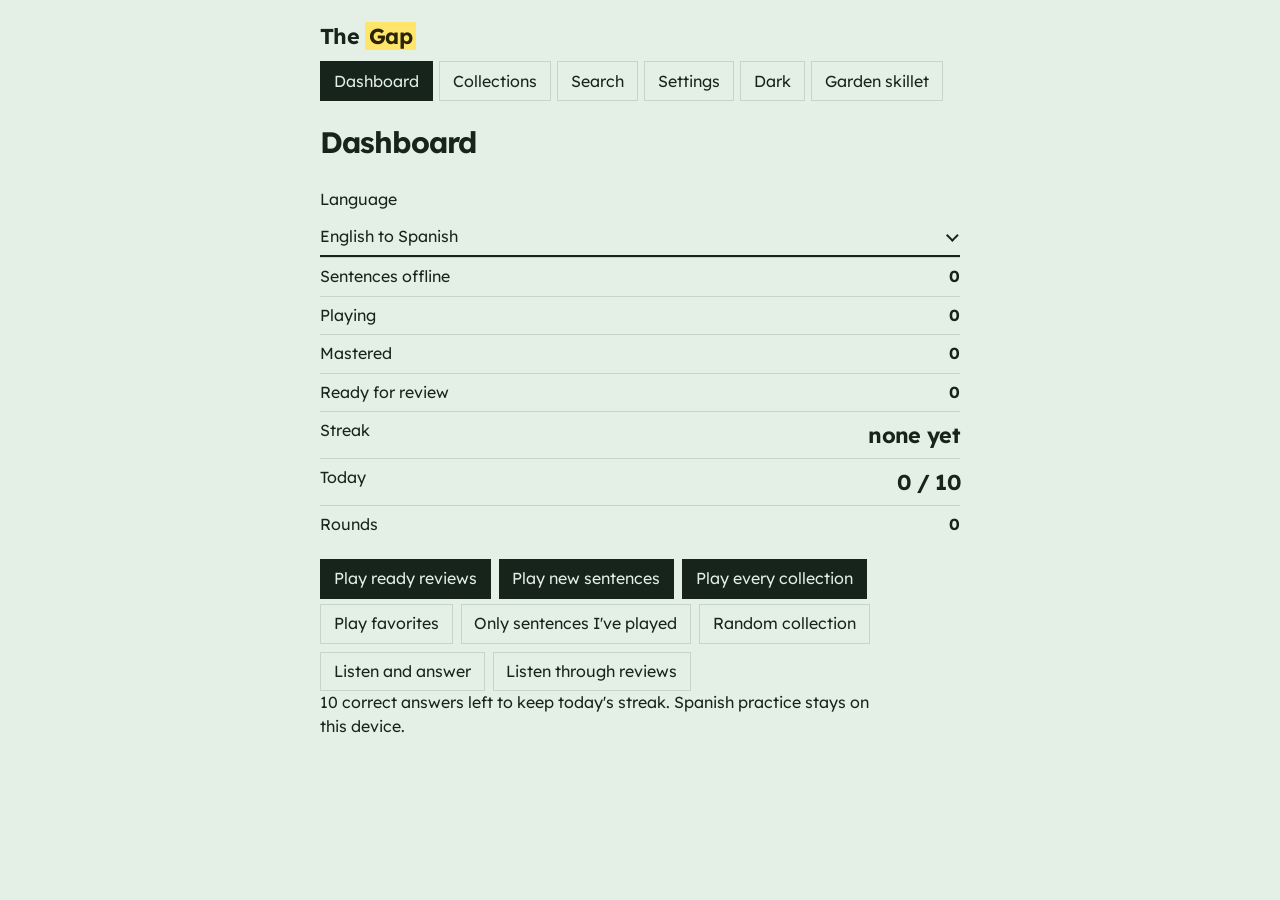
<file: game/index.html>
<!doctype html>
<html lang="en">
  <head>
    <meta charset="utf-8" />
    <meta name="viewport" content="width=device-width, initial-scale=1" />
    <title>The Gap</title>
    <link rel="preconnect" href="https://fonts.googleapis.com" />
    <link rel="preconnect" href="https://fonts.gstatic.com" crossorigin />
    <link
      href="https://fonts.googleapis.com/css2?family=Lexend:wght@360;520;680&display=swap"
      rel="stylesheet"
    />
    <link rel="stylesheet" href="./styles.css?v=16" />
  </head>
  <body>
    <div id="app"></div>
    <script type="module" src="./app.js?v=16"></script>
  </body>
</html>
</file>
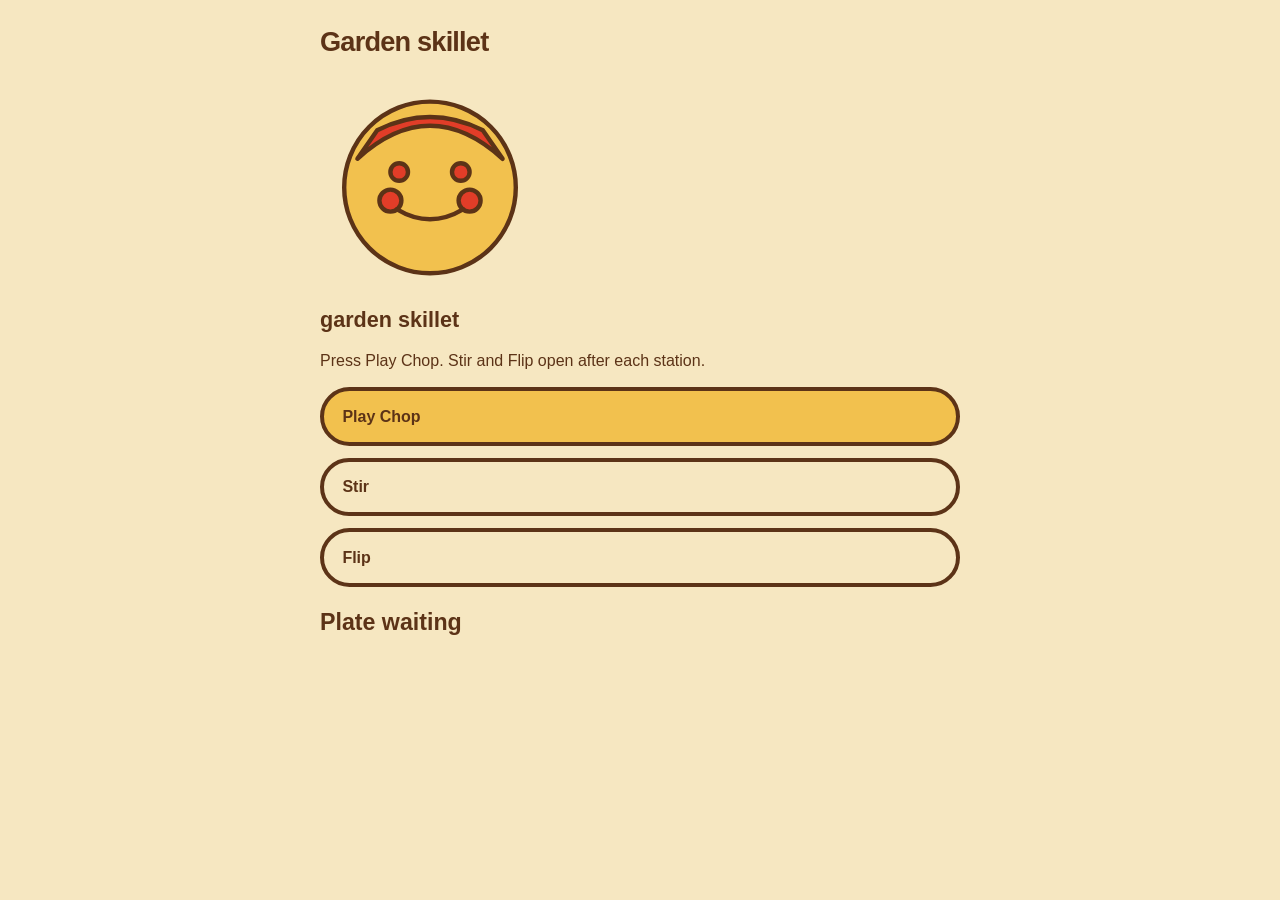
<file: kitchen/index.html>
<!doctype html>
<html lang="en">
  <head>
    <meta charset="utf-8" />
    <meta name="viewport" content="width=device-width, initial-scale=1" />
    <title>Garden skillet</title>
    <style>
:root {
  color-scheme: light;
  --cream: #f6e7c1;
  --tomato: #e23d28;
  --leaf: #3f8f4e;
  --butter: #f2c14e;
  --wood: #c9843f;
  --outline: #5c3317;
  background: var(--cream);
  color: var(--outline);
  font-family: "Trebuchet MS", "Segoe UI", sans-serif;
  line-height: 1.35;
}

* { box-sizing: border-box; }

body {
  margin: 0;
  min-height: 100vh;
  background: var(--cream);
}

#app {
  width: min(40rem, calc(100% - 2rem));
  margin: 0 auto;
  padding: 1.5rem 0 3rem;
}

.mark {
  margin: 0 0 0.75rem;
  font-size: 1.7rem;
  font-weight: 800;
  letter-spacing: -0.03em;
}

[data-order] {
  margin: 0.4rem 0 1rem;
  font-size: 1.35rem;
  font-weight: 800;
}

.stations {
  display: grid;
  gap: 0.75rem;
}

button {
  font: inherit;
  font-weight: 800;
  color: var(--outline);
  background: var(--butter);
  border: 4px solid var(--outline);
  border-radius: 999px;
  padding: 0.9rem 1.15rem;
  text-align: left;
  cursor: pointer;
}

button:disabled {
  background: var(--cream);
  cursor: not-allowed;
}

button:focus-visible {
  outline: 4px solid var(--outline);
  outline-offset: 3px;
}

[data-plate] {
  margin: 1.25rem 0 0;
  font-size: 1.45rem;
  font-weight: 800;
}

#playfield {
  display: block;
  width: 100%;
  height: auto;
  touch-action: none;
}

[data-timer-label] {
  margin: 0.6rem 0 0;
  font-weight: 800;
}

[data-screen="beat"] {
  min-height: 70vh;
  display: grid;
  place-items: center;
}

    </style>
  </head>
  <body>
    <div id="app"></div>
    <script>
(() => {
  // kitchen/kit.js
  var FILLS = {
    cream: "#f6e7c1",
    tomato: "#e23d28",
    leaf: "#3f8f4e",
    butter: "#f2c14e",
    wood: "#c9843f"
  };
  var OUTLINE = "#5c3317";
  var STROKE_WIDTH = 4;
  var SHAPES = ["circle", "wedge", "strip"];
  function buildShape(kind) {
    if (!SHAPES.includes(kind)) throw new Error(`Unknown shape: ${kind}`);
    return {
      kind,
      highlight: { part: "highlight" },
      shadow: { part: "shadow" }
    };
  }
  function paint(fill) {
    return `fill="${fill}" stroke="${OUTLINE}" stroke-width="${STROKE_WIDTH}" stroke-linejoin="round"`;
  }
  function shapeMarkup(kind, { x, y, fill }) {
    buildShape(kind);
    if (kind === "circle") {
      return `
      <ellipse data-part="shadow" cx="${x}" cy="${y + 12}" rx="38" ry="14" ${paint(FILLS.wood)}/>
      <circle data-part="body" cx="${x}" cy="${y}" r="36" ${paint(fill)}/>
      <ellipse data-part="highlight" cx="${x - 12}" cy="${y - 12}" rx="12" ry="7" ${paint(FILLS.cream)}/>
    `;
    }
    if (kind === "strip") {
      return `
      <rect data-part="shadow" x="${x - 44}" y="${y - 6}" width="96" height="24" rx="12" ${paint(FILLS.wood)}/>
      <rect data-part="body" x="${x - 50}" y="${y - 16}" width="100" height="28" rx="14" ${paint(fill)}/>
      <rect data-part="highlight" x="${x - 34}" y="${y - 12}" width="30" height="8" rx="4" ${paint(FILLS.cream)}/>
    `;
    }
    return `
    <path data-part="shadow" d="M ${x} ${y + 10} L ${x + 52} ${y + 30} A 52 52 0 0 1 ${x - 18} ${y + 40} Z" ${paint(FILLS.wood)}/>
    <path data-part="body" d="M ${x} ${y} L ${x + 50} ${y + 16} A 50 50 0 0 1 ${x - 22} ${y + 26} Z" ${paint(fill)}/>
    <path data-part="highlight" d="M ${x + 8} ${y + 6} L ${x + 24} ${y + 12} L ${x + 10} ${y + 18} Z" ${paint(FILLS.cream)}/>
  `;
  }
  var line = `fill="none" stroke="${OUTLINE}" stroke-width="${STROKE_WIDTH}" stroke-linecap="round"`;
  function mitten(x) {
    return `
    <g transform="translate(${x} 0)">
      <rect x="14" y="28" width="52" height="64" rx="24" ${paint(FILLS.butter)}/>
      <ellipse cx="18" cy="50" rx="14" ry="16" ${paint(FILLS.butter)}/>
      <ellipse cx="40" cy="46" rx="12" ry="7" ${paint(FILLS.cream)}/>
    </g>
  `;
  }
  var HANDS = `${mitten(0)}${mitten(96)}`;
  var POSE_TRANSFORM = {
    rest: "translate(176 78)",
    acting: "translate(214 118)",
    "follow-through": "translate(150 48)"
  };
  function handsMarkup(pose) {
    const transform = POSE_TRANSFORM[pose];
    if (!transform) throw new Error(`Unknown pose: ${pose}`);
    return `<g id="hands" data-hands data-pose="${pose}" transform="${transform}">${HANDS}</g>`;
  }
  var MOUTHS = {
    waiting: `<path data-mouth d="M70 124 Q100 142 130 124" ${line}/>`,
    proud: `<ellipse data-mouth cx="100" cy="128" rx="26" ry="16" ${paint(FILLS.cream)}/>`,
    pleased: `<path data-mouth d="M66 118 Q100 152 134 118" ${line}/>`,
    upset: `<path data-mouth d="M70 142 Q100 116 130 142" ${line}/>`
  };
  function faceMarkup(expression) {
    if (!MOUTHS[expression]) throw new Error(`Unknown expression: ${expression}`);
    const eyes = expression === "proud" ? `<path data-eye d="M56 88 Q72 74 88 88" ${line}/><path data-eye d="M112 88 Q128 74 144 88" ${line}/>` : `<circle data-eye cx="72" cy="90" r="8" ${paint(FILLS.tomato)}/><circle data-eye cx="128" cy="90" r="8" ${paint(FILLS.tomato)}/>`;
    const brows = expression === "upset" ? `<path data-brow d="M52 70 L90 80" ${line}/><path data-brow d="M148 70 L110 80" ${line}/>` : "";
    return `
    <g data-face data-expression="${expression}">
      <circle cx="100" cy="104" r="78" ${paint(FILLS.butter)}/>
      <path d="M34 78 Q100 18 166 78 L148 52 Q100 28 52 52 Z" ${paint(FILLS.tomato)}/>
      <circle cx="64" cy="116" r="10" ${paint(FILLS.tomato)}/>
      <circle cx="136" cy="116" r="10" ${paint(FILLS.tomato)}/>
      ${eyes}
      ${brows}
      ${MOUTHS[expression]}
    </g>
  `;
  }

  // kitchen/play.js
  var ORDER_NAME = "garden skillet";
  var STATIONS = ["chop", "stir", "flip"];
  var CHOP_LIMIT_MS = 8e3;
  var CHOP_MARKS = [292, 320, 348];
  var STIR_LIMIT_MS = 6e3;
  var STIR_CENTER = { x: 320, y: 220 };
  var STIR_RADIUS = 78;
  var STIR_TOLERANCE = 0.12;
  var FLIP_LIMIT_MS = 5e3;
  var FLIP_WINDOW_START_MS = 2500;
  var FLIP_WINDOW_MS = 400;
  var FLIP_MIN_PX = 40;
  var PAN = { cx: 320, cy: 292, rx: 128, ry: 40 };
  var BEAT_MS = 900;
  function openService() {
    return {
      screen: "hub",
      grades: { chop: null, stir: null, flip: null },
      beat: null
    };
  }
  function canStart(state, station) {
    if (state.screen !== "hub") return false;
    if (station === "chop") return !state.grades.chop;
    if (station === "stir") return Boolean(state.grades.chop) && !state.grades.stir;
    if (station === "flip") return Boolean(state.grades.stir) && !state.grades.flip;
    return false;
  }
  function startStation(state, station) {
    if (!canStart(state, station)) return state;
    return { ...state, screen: station, beat: null };
  }
  function plateRating(grades) {
    const values = STATIONS.map((station) => grades[station]);
    if (values.some((grade) => !grade)) return null;
    if (values.every((grade) => grade === "perfect")) return "perfect";
    if (values.some((grade) => grade === "miss")) return "miss";
    return "good";
  }
  function faceFor(grade) {
    if (grade === "perfect") return "proud";
    if (grade === "good") return "pleased";
    if (grade === "miss") return "upset";
    return "waiting";
  }
  function applyGrade(state, station, grade) {
    const grades = { ...state.grades };
    if (!grades[station]) grades[station] = grade;
    return {
      ...state,
      grades,
      screen: "beat",
      beat: { station, face: faceFor(grades[station]) }
    };
  }
  function finishBeat(state) {
    return { ...state, screen: "hub", beat: null };
  }
  function crossings(path, marks) {
    const seen = /* @__PURE__ */ new Set();
    const order = [];
    for (let i = 1; i < path.length; i += 1) {
      const from = path[i - 1];
      const to = path[i];
      const dx = to.x - from.x;
      if (dx === 0) continue;
      const hits = [];
      for (const mark of marks) {
        if (seen.has(mark) || from.x === mark) continue;
        const min = Math.min(from.x, to.x);
        const max = Math.max(from.x, to.x);
        if (mark < min || mark > max) continue;
        hits.push({ mark, t: (mark - from.x) / dx });
      }
      hits.sort((a, b) => a.t - b.t);
      for (const hit of hits) {
        seen.add(hit.mark);
        order.push(hit.mark);
      }
    }
    return order;
  }
  function gradeChop(path, elapsedMs) {
    const order = crossings(path, CHOP_MARKS);
    if (order.length < CHOP_MARKS.length) {
      return elapsedMs >= CHOP_LIMIT_MS ? "miss" : null;
    }
    if (elapsedMs >= CHOP_LIMIT_MS) return "miss";
    const perfect = CHOP_MARKS.every((mark, index) => order[index] === mark);
    return perfect ? "perfect" : "good";
  }
  function sweep(path) {
    let clockwise = 0;
    let counter = 0;
    let offGuide = false;
    for (let i = 1; i < path.length; i += 1) {
      const from = path[i - 1];
      const to = path[i];
      const a = Math.atan2(from.y - STIR_CENTER.y, from.x - STIR_CENTER.x);
      const b = Math.atan2(to.y - STIR_CENTER.y, to.x - STIR_CENTER.x);
      let delta = b - a;
      if (delta > Math.PI) delta -= Math.PI * 2;
      if (delta < -Math.PI) delta += Math.PI * 2;
      if (delta >= 0) clockwise += delta;
      else counter -= delta;
      const radius = Math.hypot(to.x - STIR_CENTER.x, to.y - STIR_CENTER.y);
      if (Math.abs(radius - STIR_RADIUS) / STIR_RADIUS > STIR_TOLERANCE) offGuide = true;
    }
    return { clockwise, counter, offGuide };
  }
  function gradeStir(path, elapsedMs) {
    const turn = sweep(path);
    const full = Math.PI * 2 - 0.05;
    const clockwise = turn.clockwise >= full && turn.counter < 0.35;
    const anyFull = turn.clockwise >= full || turn.counter >= full;
    if (!anyFull) return elapsedMs >= STIR_LIMIT_MS ? "miss" : null;
    if (elapsedMs >= STIR_LIMIT_MS) return "miss";
    if (clockwise && !turn.offGuide) return "perfect";
    return "good";
  }
  function inPan(point) {
    const dx = (point.x - PAN.cx) / PAN.rx;
    const dy = (point.y - PAN.cy) / PAN.ry;
    return dx * dx + dy * dy <= 1;
  }
  function gradeFlip(gesture, elapsedMs) {
    const released = gesture?.up;
    if (!released) return elapsedMs >= FLIP_LIMIT_MS ? "miss" : null;
    const dy = gesture.down.y - gesture.up.y;
    const dx = Math.abs(gesture.up.x - gesture.down.x);
    const dt = gesture.dt;
    const flicked = gesture.down.inPan && dt > 0 && dy >= FLIP_MIN_PX && dy / dt > dx / dt;
    if (!flicked) return elapsedMs >= FLIP_LIMIT_MS ? "miss" : null;
    if (gesture.releaseAt >= FLIP_LIMIT_MS) return "miss";
    const windowEnd = FLIP_WINDOW_START_MS + FLIP_WINDOW_MS;
    if (gesture.releaseAt >= FLIP_WINDOW_START_MS && gesture.releaseAt < windowEnd) return "perfect";
    return "good";
  }

  // kitchen/app.js
  var LIMITS = { chop: CHOP_LIMIT_MS, stir: STIR_LIMIT_MS, flip: FLIP_LIMIT_MS };
  var HINTS = {
    chop: "Drag across the three cuts, left to right.",
    stir: "Trace the circle clockwise.",
    flip: "Flick up from the pan as the bar reaches the red mark."
  };
  function paint2(fill) {
    return `fill="${fill}" stroke="${OUTLINE}" stroke-width="${STROKE_WIDTH}" stroke-linejoin="round"`;
  }
  var TIMER = { x: 168, y: 28, width: 304, height: 16 };
  function timerMarkup(station) {
    const limit = LIMITS[station];
    const windowMark = station === "flip" ? `<rect data-flip-window x="${TIMER.x + TIMER.width * (FLIP_WINDOW_START_MS / limit)}" y="${TIMER.y - 4}" width="${TIMER.width * (FLIP_WINDOW_MS / limit)}" height="${TIMER.height + 8}" rx="6" ${paint2(FILLS.tomato)}/>` : "";
    return `
    <g data-timer>
      <rect x="${TIMER.x - 4}" y="${TIMER.y - 4}" width="${TIMER.width + 8}" height="${TIMER.height + 8}" rx="12" ${paint2(FILLS.wood)}/>
      <rect data-timer-fill data-full="${TIMER.width}" x="${TIMER.x}" y="${TIMER.y}" width="${TIMER.width}" height="${TIMER.height}" rx="8" ${paint2(FILLS.butter)}/>
      ${windowMark}
    </g>
  `;
  }
  function scene(station) {
    if (station === "chop") {
      return `
      <g data-ingredient="vegetable">
        ${shapeMarkup("circle", { x: 320, y: 236, fill: FILLS.tomato })}
        ${CHOP_MARKS.map((mark) => `<line data-mark x1="${mark}" y1="204" x2="${mark}" y2="268" fill="none" stroke="${OUTLINE}" stroke-width="${STROKE_WIDTH}"/>`).join("")}
      </g>
      <g data-tool="knife" data-tool-move transform="translate(150 236)">
        <rect x="0" y="-8" width="108" height="16" rx="6" ${paint2(FILLS.cream)}/>
        <rect x="92" y="-14" width="30" height="28" rx="8" ${paint2(FILLS.wood)}/>
        <rect x="10" y="-5" width="40" height="6" rx="3" ${paint2(FILLS.butter)}/>
      </g>
    `;
    }
    if (station === "stir") {
      const x = STIR_CENTER.x;
      const y = STIR_CENTER.y;
      return `
      <g data-tool="pot">
        <rect x="${x - 130}" y="${y + 8}" width="26" height="18" rx="6" ${paint2(FILLS.wood)}/>
        <rect x="${x + 104}" y="${y + 8}" width="26" height="18" rx="6" ${paint2(FILLS.wood)}/>
        <circle cx="${x}" cy="${y}" r="112" ${paint2(FILLS.wood)}/>
        <circle cx="${x}" cy="${y}" r="88" ${paint2(FILLS.cream)}/>
        <circle data-guide cx="${x}" cy="${y}" r="${STIR_RADIUS}" fill="none" stroke="${OUTLINE}" stroke-width="${STROKE_WIDTH}"/>
        <polygon data-direction="clockwise" points="${x + STIR_RADIUS - 8},${y - 4} ${x + STIR_RADIUS + 14},${y + 10} ${x + STIR_RADIUS - 8},${y + 18}" ${paint2(FILLS.butter)}/>
      </g>
      <g data-ingredient="soup">
        ${shapeMarkup("circle", { x, y, fill: FILLS.tomato })}
      </g>
    `;
    }
    return `
    <g data-tool="pan">
      <rect x="${PAN.cx + PAN.rx - 10}" y="${PAN.cy - 8}" width="86" height="16" rx="8" ${paint2(FILLS.wood)}/>
      <ellipse cx="${PAN.cx}" cy="${PAN.cy}" rx="${PAN.rx}" ry="${PAN.ry}" ${paint2(FILLS.wood)}/>
      <ellipse cx="${PAN.cx}" cy="${PAN.cy}" rx="${PAN.rx - 16}" ry="${PAN.ry - 12}" ${paint2(FILLS.cream)}/>
    </g>
    <g data-ingredient="skillet">
      ${shapeMarkup("strip", { x: PAN.cx, y: PAN.cy, fill: FILLS.butter })}
    </g>
  `;
  }
  function stationMarkup(station, pose) {
    return `
    <main data-screen="${station}">
      <p class="mark">${HINTS[station]}</p>
      <svg id="playfield" viewBox="0 0 640 400" width="640" height="400" role="img" aria-label="${station}">
        <rect data-backdrop x="0" y="0" width="640" height="400" fill="${FILLS.cream}" stroke="none"/>
        <rect data-counter x="24" y="292" width="592" height="84" rx="20" ${paint2(FILLS.wood)}/>
        ${timerMarkup(station)}
        ${scene(station)}
        ${handsMarkup(pose)}
      </svg>
      <p data-timer-label>${LIMITS[station] / 1e3}s</p>
    </main>
  `;
  }
  function beatMarkup(expression) {
    return `
    <main data-screen="beat">
      <svg viewBox="0 0 200 200" width="280" height="280" role="img" aria-label="${expression} cook">
        ${faceMarkup(expression)}
      </svg>
    </main>
  `;
  }
  function hubMarkup(state) {
    const rating = plateRating(state.grades);
    const buttons = STATIONS.map((station) => {
      const grade = state.grades[station];
      const name = station[0].toUpperCase() + station.slice(1);
      const ready = canStart(state, station);
      const label = grade ? `${name} \xB7 ${grade}` : ready ? `Play ${name}` : name;
      return `<button type="button" data-station="${station}" ${ready ? "" : "disabled"}>${label}</button>`;
    }).join("");
    return `
    <main data-screen="hub">
      <p class="mark">Garden skillet</p>
      <svg viewBox="0 0 200 200" width="220" height="220" role="img" aria-label="Waiting cook">
        ${faceMarkup("waiting")}
      </svg>
      <p data-order>${ORDER_NAME}</p>
      <p>Press Play Chop. Stir and Flip open after each station.</p>
      <div class="stations">${buttons}</div>
      <p data-plate>${rating ? `${rating} plate` : "Plate waiting"}</p>
    </main>
  `;
  }
  function applyTokens(root) {
    const node = root.ownerDocument.documentElement;
    for (const [name, value] of Object.entries(FILLS)) node.style.setProperty(`--${name}`, value);
    node.style.setProperty("--outline", OUTLINE);
  }
  function mount(root) {
    applyTokens(root);
    let state = openService();
    let path = [];
    let down = null;
    let startedAt = 0;
    let frame = 0;
    let beatTimer = 0;
    let pose = "rest";
    let live = false;
    function draw() {
      cancelAnimationFrame(frame);
      if (state.screen !== "beat") pose = "rest";
      if (state.screen === "hub") root.innerHTML = hubMarkup(state);
      else if (state.screen === "beat") root.innerHTML = beatMarkup(state.beat.face);
      else root.innerHTML = stationMarkup(state.screen, pose);
      bind();
      if (LIMITS[state.screen]) {
        path = [];
        down = null;
        pose = "rest";
        startedAt = performance.now();
        live = true;
        frame = requestAnimationFrame(tick);
      } else {
        live = false;
      }
    }
    function bind() {
      for (const button of root.querySelectorAll("[data-station]")) {
        button.addEventListener("click", () => {
          const next = startStation(state, button.dataset.station);
          if (next === state) return;
          state = next;
          draw();
        });
      }
      const field = root.querySelector("#playfield");
      if (!field) return;
      field.addEventListener("pointerdown", onDown);
      field.addEventListener("pointermove", onMove);
      field.addEventListener("pointerup", onUp);
      field.addEventListener("pointercancel", onUp);
    }
    function pointOf(event) {
      const field = root.querySelector("#playfield");
      const svgPoint = field.createSVGPoint();
      svgPoint.x = event.clientX;
      svgPoint.y = event.clientY;
      const local = svgPoint.matrixTransform(field.getScreenCTM().inverse());
      return { x: local.x, y: local.y };
    }
    function onDown(event) {
      if (!live) return;
      event.currentTarget.setPointerCapture(event.pointerId);
      const point = pointOf(event);
      down = { ...point, at: performance.now(), inPan: inPan(point) };
      path = [down];
      setPose("acting");
      moveTool(point);
    }
    function onMove(event) {
      if (!down || !live) return;
      const point = pointOf(event);
      path.push(point);
      moveTool(point);
    }
    function onUp(event) {
      if (!down || !live) return;
      const point = pointOf(event);
      path.push(point);
      const elapsed = performance.now() - startedAt;
      const station = state.screen;
      let grade = null;
      if (station === "flip") {
        grade = gradeFlip({
          down,
          up: point,
          dt: performance.now() - down.at,
          releaseAt: elapsed
        }, elapsed);
      } else if (station === "chop") grade = gradeChop(path, elapsed);
      else if (station === "stir") grade = gradeStir(path, elapsed);
      down = null;
      setPose("follow-through");
      if (grade) settle(grade);
    }
    function tick(now) {
      if (!live) return;
      const station = state.screen;
      const elapsed = now - startedAt;
      paintTimer(elapsed, LIMITS[station]);
      let grade = null;
      if (station === "chop") grade = gradeChop(path, elapsed);
      else if (station === "stir") grade = gradeStir(path, elapsed);
      else grade = gradeFlip(down ? { down } : { down: { inPan: false } }, elapsed);
      if (grade) {
        settle(grade);
        return;
      }
      frame = requestAnimationFrame(tick);
    }
    function settle(grade) {
      if (!live) return;
      live = false;
      cancelAnimationFrame(frame);
      state = applyGrade(state, state.screen, grade);
      clearTimeout(beatTimer);
      draw();
      beatTimer = setTimeout(() => {
        state = finishBeat(state);
        draw();
      }, BEAT_MS);
    }
    function setPose(next) {
      pose = next;
      const hands = root.querySelector("[data-hands]");
      if (!hands) return;
      const holder = root.ownerDocument.createElement("template");
      holder.innerHTML = handsMarkup(next).trim();
      hands.replaceWith(holder.content.firstElementChild);
    }
    function moveTool(point) {
      const tool = root.querySelector("[data-tool-move]");
      if (tool) tool.setAttribute("transform", `translate(${point.x} ${point.y})`);
    }
    function paintTimer(elapsed, limit) {
      const bar = root.querySelector("[data-timer-fill]");
      if (bar) bar.setAttribute("width", String(Math.max(0, TIMER.width * (1 - elapsed / limit))));
      const label = root.querySelector("[data-timer-label]");
      if (label) label.textContent = `${Math.ceil(Math.max(0, limit - elapsed) / 1e3)}s`;
    }
    draw();
  }
  if (typeof document !== "undefined") {
    const root = document.querySelector("#app");
    if (root) mount(root);
  }
})();

    </script>
  </body>
</html>
</file>
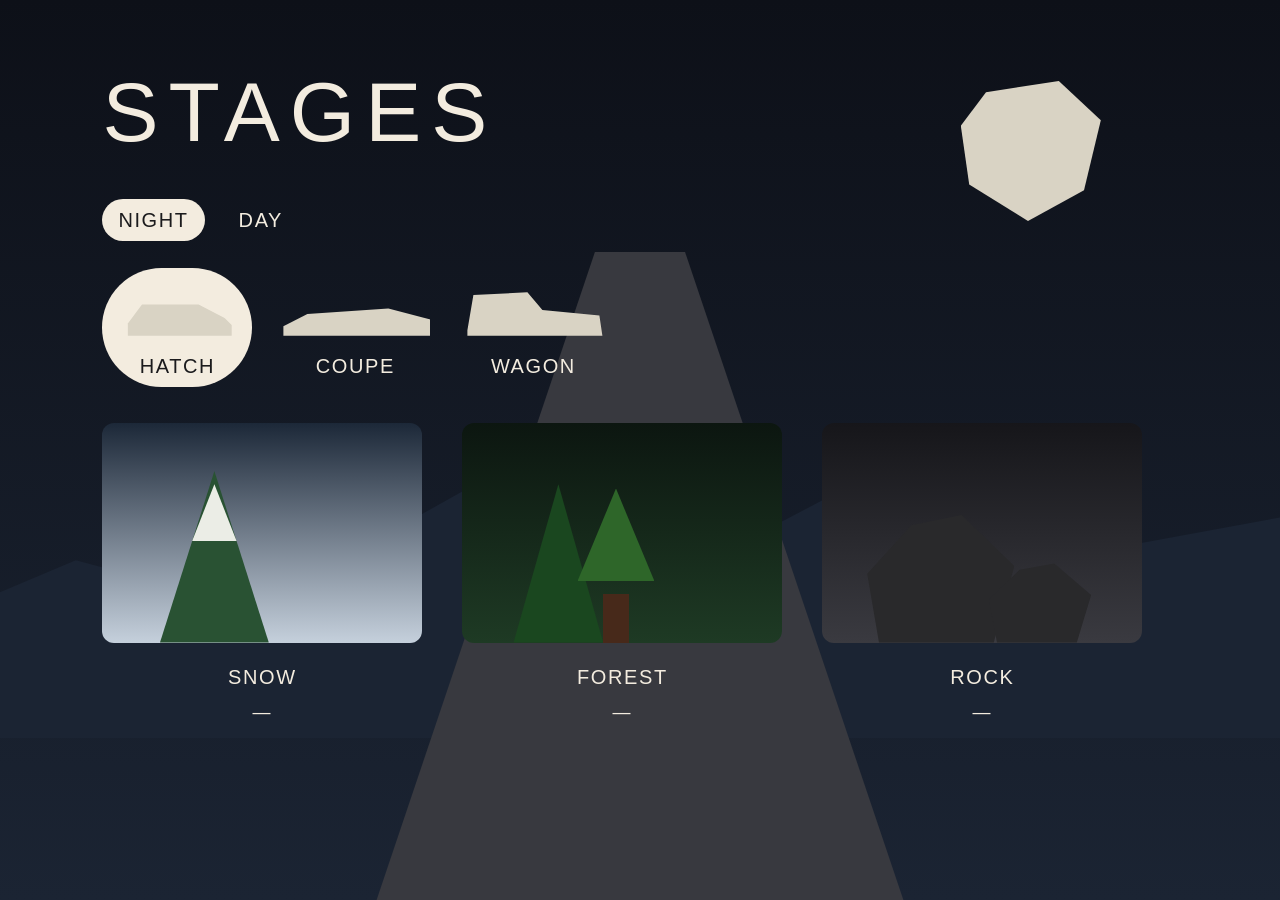
<file: rally/index.html>
<!doctype html>
<html lang="en">
  <head>
    <meta charset="utf-8" />
    <meta name="viewport" content="width=device-width, initial-scale=1" />
    <title>Low Poly Rally</title>
    <link rel="icon" href="data:image/svg+xml,%3Csvg xmlns='http://www.w3.org/2000/svg' viewBox='0 0 16 16'%3E%3Crect width='16' height='16' fill='%230d1018'/%3E%3C/svg%3E" />
    <link rel="stylesheet" href="./styles.css" />
  </head>
  <body>
    <p id="fallback" hidden>This browser cannot display the rally.</p>
    <canvas id="view"></canvas>
    <p id="speed" hidden><span id="call" hidden>3</span><span id="gear">1</span><span id="pace">0 km/h</span><span id="clock">0:00</span></p>
    <button id="back" type="button" hidden>Menu</button>
    <section id="menu" aria-label="Level menu">
      <div class="moon" aria-hidden="true"></div>
      <div class="ridge" aria-hidden="true"></div>
      <div class="road" aria-hidden="true"></div>
      <h1>Stages</h1>
      <div class="choices">
        <button type="button" data-time="night" class="is-selected">Night</button>
        <button type="button" data-time="day">Day</button>
      </div>
      <div class="cars">
        <button type="button" data-car="hatch" class="is-selected">
          <span class="silhouette hatch" aria-hidden="true"></span>
          Hatch
        </button>
        <button type="button" data-car="coupe">
          <span class="silhouette coupe" aria-hidden="true"></span>
          Coupe
        </button>
        <button type="button" data-car="wagon">
          <span class="silhouette wagon" aria-hidden="true"></span>
          Wagon
        </button>
      </div>
      <div class="places">
        <button type="button" data-place="0">
          <span class="scene snow" aria-hidden="true">
            <span class="pine"></span>
            <span class="cap"></span>
          </span>
          Snow
          <span class="best">—</span>
        </button>
        <button type="button" data-place="1">
          <span class="scene forest" aria-hidden="true">
            <span class="pine low"></span>
            <span class="pine high"></span>
            <span class="trunk"></span>
          </span>
          Forest
          <span class="best">—</span>
        </button>
        <button type="button" data-place="2">
          <span class="scene rock" aria-hidden="true">
            <span class="stone"></span>
            <span class="stone far"></span>
          </span>
          Rock
          <span class="best">—</span>
        </button>
      </div>
    </section>
    <script type="module" src="./main.js"></script>
  </body>
</html>
</file>
<file: game/styles.css>
:root {
  color-scheme: light;
  --field: #e4efe6;
  --ink: #17241c;
  --muted: #3e5348;
  --slot: #ffe56a;
  --slot-ink: #2a2408;
  --good: #146b45;
  --good-wash: #d7f0e2;
  --miss: #a3262f;
  --miss-wash: #f8d9dc;
  --line: #c5d5c9;
  --chip: #f7fbf8;
  --font: "Lexend", "Segoe UI", sans-serif;
  color: var(--ink);
  background: var(--field);
  font-family: var(--font);
  font-weight: 360;
  line-height: 1.45;
}

[data-theme="dark"] {
  color-scheme: dark;
  --field: #121a16;
  --ink: #e7f2eb;
  --muted: #a8c0b2;
  --slot: #ffe56a;
  --slot-ink: #2a2408;
  --good: #8fd9b0;
  --good-wash: #163528;
  --miss: #f0a0a6;
  --miss-wash: #3a1c20;
  --line: #2c4036;
  --chip: #1c2822;
}

* { box-sizing: border-box; }

body {
  margin: 0;
  min-height: 100vh;
  background: var(--field);
}

button,
input {
  font: inherit;
  color: inherit;
}

button { cursor: pointer; }

button:focus-visible,
input:focus-visible,
textarea:focus-visible {
  outline: 3px solid var(--ink);
  outline-offset: 2px;
}

select:focus,
select:focus-visible {
  outline: 3px solid var(--ink);
  outline-offset: 2px;
}

.mark {
  margin: 0 0 0.85rem;
  font-size: 1.35rem;
  font-weight: 680;
  letter-spacing: -0.03em;
  line-height: 1.1;
}

.mark span {
  background: var(--slot);
  color: var(--slot-ink);
  padding: 0 0.22rem 0.04rem;
}

#app {
  width: min(40rem, calc(100% - 2rem));
  margin: 0 auto;
  padding: 1.5rem 0 3rem;
}

.top {
  display: flex;
  justify-content: space-between;
  align-items: baseline;
  gap: 1rem;
  margin-bottom: 1.75rem;
}

h1 {
  margin: 0;
  font-size: 1.85rem;
  font-weight: 680;
  letter-spacing: -0.03em;
}

.streak {
  margin: 0;
  color: var(--muted);
}

.lede {
  max-width: 36rem;
  margin: 0 0 1.5rem;
}

.row {
  display: grid;
  grid-template-columns: 1fr auto;
  gap: 0.35rem 1rem;
  align-items: center;
  padding: 0.9rem 0;
  border-top: 1px solid var(--line);
}

.row h2 {
  margin: 0;
  font-size: 1.15rem;
  font-weight: 520;
}

.meta {
  margin: 0.15rem 0 0;
  color: var(--muted);
  font-size: 0.92rem;
}

.meter {
  grid-column: 1 / -1;
  height: 0.35rem;
  background: var(--line);
}

.meter span {
  display: block;
  height: 100%;
  background: var(--slot);
}

.play,
.ghost,
.solid {
  border: 1px solid var(--ink);
  background: transparent;
  padding: 0.45rem 0.8rem;
}

.solid {
  background: var(--ink);
  color: var(--field);
}

.ghost { border-color: var(--line); }

a.ghost {
  display: inline-block;
  font: inherit;
  color: inherit;
  text-decoration: none;
}

.setting {
  margin-top: 1.5rem;
  display: grid;
  gap: 0.4rem;
}

.setting input,
.search,
.field input,
.field textarea {
  width: 100%;
  border: 0;
  border-bottom: 2px solid var(--ink);
  background: transparent;
  padding: 0.45rem 0;
  accent-color: var(--ink);
}

.menu { position: relative; width: 100%; }

.menu-button {
  width: 100%;
  border: 0;
  border-bottom: 2px solid var(--ink);
  background: transparent;
  padding: 0.45rem 1.4rem 0.45rem 0;
  text-align: left;
  font: inherit;
  color: inherit;
}

.menu-button::after {
  content: "";
  position: absolute;
  right: 0.2rem;
  top: 50%;
  width: 0.42rem;
  height: 0.42rem;
  border-right: 2px solid var(--ink);
  border-bottom: 2px solid var(--ink);
  transform: translateY(-70%) rotate(45deg);
}

.menu-list {
  position: absolute;
  z-index: 4;
  left: 0;
  right: 0;
  top: calc(100% + 0.15rem);
  display: grid;
  padding: 0.2rem;
  background: var(--field);
  border: 1px solid var(--ink);
}

.menu-list[hidden] { display: none; }

.menu-option {
  border: 0;
  background: transparent;
  padding: 0.4rem 0.55rem;
  text-align: left;
  font: inherit;
  color: inherit;
}

.menu-option[aria-selected="true"] {
  background: var(--slot);
  color: var(--slot-ink);
}

.actions .menu { width: auto; min-width: 12rem; }

.nav {
  display: flex;
  flex-wrap: wrap;
  gap: 0.4rem;
  margin-bottom: 1.25rem;
}

.nav-on {
  border: 1px solid var(--ink);
  background: var(--ink);
  color: var(--field);
  padding: 0.45rem 0.8rem;
}

.stats {
  margin: 0 0 1rem;
}

.stats div {
  display: flex;
  justify-content: space-between;
  gap: 1rem;
  padding: 0.45rem 0;
  border-top: 1px solid var(--line);
}

.stats dt,
.stats dd { margin: 0; }

.stats dd { font-weight: 680; }

.stats .emphasis dd {
  font-size: 1.35rem;
  letter-spacing: -0.03em;
}

.form, .field { display: grid; gap: 0.35rem; }

.field { margin-bottom: 0.8rem; }

.field textarea { min-height: 4.5rem; resize: vertical; }

.check { display: flex; gap: 0.5rem; align-items: center; margin: 1rem 0; }

.intervals { margin: 0 0 1rem; padding-left: 1.2rem; }

.links { display: flex; flex-wrap: wrap; gap: 0.75rem; }

.links a { color: var(--ink); }

.search { margin: 0 0 1rem; }

.back {
  border: 0;
  background: transparent;
  padding: 0;
  margin-bottom: 1rem;
  color: var(--muted);
}

.meaning {
  margin: 0 0 0.8rem;
  font-size: 1.05rem;
}

.sentence {
  margin: 0 0 0.85rem;
  font-size: clamp(1.55rem, 4vw, 2.15rem);
  font-weight: 520;
  letter-spacing: -0.03em;
  line-height: 1.35;
}

.slot.active {
  outline: 2px solid var(--ink);
}

.slot {
  display: inline-block;
  min-width: 4.5ch;
  margin: 0 0 0 0.18rem;
  padding: 0 0.28rem 0.05rem;
  background: var(--slot);
  color: var(--slot-ink);
  line-height: 1.15;
}

.chips {
  display: flex;
  flex-wrap: wrap;
  gap: 0.5rem;
  margin: 1.25rem 0;
}

.chip {
  border: 1px solid var(--ink);
  background: var(--chip);
  padding: 0.4rem 0.7rem;
}

.chip[aria-pressed="true"] {
  background: var(--slot);
}

.type-row {
  display: flex;
  gap: 0.5rem;
}

.type-row input {
  flex: 1;
  border: 0;
  border-bottom: 2px solid var(--ink);
  background: transparent;
  padding: 0.45rem 0;
}

.actions {
  display: flex;
  flex-wrap: wrap;
  gap: 0.5rem;
  margin-top: 1rem;
}

.actions.quiet { margin-top: 0.35rem; }

.feedback {
  margin-top: 1.25rem;
  padding: 0.8rem 0.9rem;
}

.feedback.good { background: var(--good-wash); }
.feedback.miss { background: var(--miss-wash); }

.progress-label {
  margin: 0 0 0.8rem;
  color: var(--muted);
}

@media (max-width: 36rem) {
  .type-row { flex-direction: column; }
  .row { grid-template-columns: 1fr; }
}

@media (prefers-reduced-motion: reduce) {
  * { scroll-behavior: auto; }
}
</file>
<file: rally/styles.css>
* { box-sizing: border-box; }

[hidden] { display: none !important; }

html, body {
  margin: 0;
  height: 100%;
  background: #0d1018;
  color: #f3ecdf;
  font: 20px/1.4 "Trebuchet MS", sans-serif;
}

canvas {
  position: fixed;
  inset: 0;
  width: 100%;
  height: 100%;
  display: block;
}

#fallback {
  margin: 12vh auto;
  max-width: 28rem;
  padding: 0 1.5rem;
  font-size: 1.6rem;
}

#speed {
  position: fixed;
  z-index: 2;
  top: 1.4rem;
  left: 1.6rem;
  display: flex;
  align-items: baseline;
  margin: 0;
  padding: 0.7rem 1.1rem;
  background: #0d1018;
  color: #f3ecdf;
  letter-spacing: 0.08em;
}

#gear {
  font-size: 1.2rem;
}

#pace {
  margin-left: 0.6rem;
  font-size: 2.6rem;
}

#clock {
  margin-left: 0.8rem;
  font-size: 1.2rem;
}

#call {
  font-size: 2.6rem;
}

#back {
  position: fixed;
  z-index: 2;
  top: 1.4rem;
  right: 1.6rem;
  padding: 0.7rem 1.1rem;
  border: 0;
  background: #0d1018;
  color: #f3ecdf;
  font: inherit;
  letter-spacing: 0.08em;
  text-transform: uppercase;
  cursor: pointer;
}

body.is-day #speed,
body.is-day #back {
  background: #f3ecdf;
  color: #1b1b1d;
}

body.is-day #menu {
  background: linear-gradient(#a3c2e0, #d5e4f2);
  color: #1b1b1d;
}

body.is-day .moon {
  display: none;
}

body.is-day .ridge {
  background: #8aa4be;
}

body.is-day .choices button.is-selected,
body.is-day .cars button.is-selected {
  background: #1b1b1d;
  color: #f3ecdf;
}

#menu {
  position: fixed;
  z-index: 3;
  inset: 0;
  overflow: hidden;
  background: linear-gradient(#0d1018, #1b2433);
}

.moon {
  position: absolute;
  top: 9vh;
  right: 14vw;
  width: 7rem;
  height: 7rem;
  background: #d9d3c4;
  clip-path: polygon(18% 8%, 70% 0, 100% 28%, 88% 78%, 48% 100%, 6% 74%, 0 32%);
}

.ridge {
  position: absolute;
  left: -8vw;
  right: -8vw;
  bottom: 18vh;
  height: 38vh;
  background: #1b2433;
  clip-path: polygon(0 70%, 12% 48%, 24% 62%, 38% 28%, 52% 54%, 66% 22%, 80% 46%, 100% 30%, 100% 100%, 0 100%);
}

.road {
  position: absolute;
  left: 28vw;
  bottom: -6vh;
  width: 44vw;
  height: 78vh;
  background: #38393f;
  clip-path: polygon(42% 0, 58% 0, 100% 100%, 0 100%);
}

#menu h1 {
  position: relative;
  margin: 6vh 0 0 8vw;
  font-size: 4.2rem;
  font-weight: 400;
  letter-spacing: 0.12em;
  text-transform: uppercase;
}

.choices,
.cars {
  position: relative;
  display: flex;
  gap: 1.4rem;
  margin: 3vh 8vw 0;
}

.choices button,
.cars button {
  border: 0;
  background: transparent;
  color: inherit;
  font: inherit;
  letter-spacing: 0.08em;
  text-transform: uppercase;
  cursor: pointer;
}

.choices button.is-selected,
.cars button.is-selected {
  padding: 0.35rem 0.8rem;
  border-radius: 999px;
  background: #f3ecdf;
  color: #1b1b1d;
}

.cars button {
  width: 7.5rem;
  padding: 0;
}

.silhouette {
  display: block;
  height: 3.4rem;
  margin-bottom: 0.45rem;
  background: #d9d3c4;
}

.silhouette.hatch {
  clip-path: polygon(8% 72%, 20% 44%, 68% 44%, 90% 64%, 96% 74%, 96% 90%, 8% 90%);
}

.silhouette.coupe {
  clip-path: polygon(2% 76%, 18% 58%, 72% 50%, 100% 66%, 100% 90%, 2% 90%);
}

.silhouette.wagon {
  clip-path: polygon(6% 82%, 10% 30%, 46% 26%, 56% 52%, 94% 60%, 96% 90%, 6% 90%);
}

.places {
  position: relative;
  z-index: 2;
  display: flex;
  gap: 2rem;
  margin: 4vh 8vw 2rem;
}

.places button {
  width: 16rem;
  padding: 0 0 1.2rem;
  border: 0;
  background: transparent;
  color: inherit;
  font: inherit;
  letter-spacing: 0.08em;
  text-transform: uppercase;
  cursor: pointer;
}

.places button:focus-visible {
  outline: 2px solid #f3ecdf;
  outline-offset: 6px;
}

body.is-day .places button:focus-visible {
  outline-color: #1b1b1d;
}

.places button:hover .scene {
  transform: translateY(-6px);
}

.best {
  display: block;
  margin-top: 0.45rem;
  font-size: 0.9rem;
}

.scene {
  display: block;
  height: 11rem;
  margin-bottom: 1rem;
  border-radius: 12px;
  overflow: hidden;
  position: relative;
}

.scene.snow {
  background: linear-gradient(#1c2838, #c5d0dc);
}

.scene.forest {
  background: linear-gradient(#0c1610, #1e3a24);
}

.scene.rock {
  background: linear-gradient(#16161a, #3a3a40);
}

body.is-day .scene.snow {
  background: linear-gradient(#9bb4c9, #eef3f7);
}

body.is-day .scene.forest {
  background: linear-gradient(#4e7a5c, #d5e6d8);
}

body.is-day .scene.rock {
  background: linear-gradient(#7a7a82, #d4d4d8);
}

.pine,
.stone {
  position: absolute;
  bottom: 0;
}

.pine {
  left: 18%;
  width: 34%;
  height: 78%;
  background: #2c3138;
  clip-path: polygon(50% 0, 100% 100%, 0 100%);
}

.scene.snow .pine {
  background: #295233;
}

.scene.snow .cap {
  position: absolute;
  left: 28%;
  bottom: 46%;
  width: 14%;
  height: 26%;
  background: #ebede6;
  clip-path: polygon(50% 0, 100% 100%, 0 100%);
}

.scene.forest .trunk {
  position: absolute;
  left: 44%;
  bottom: 0;
  width: 8%;
  height: 22%;
  background: #47291a;
}

.scene.forest .pine.low {
  left: 16%;
  width: 28%;
  height: 72%;
  background: #1a471f;
}

.scene.forest .pine.high {
  left: 36%;
  bottom: 28%;
  width: 24%;
  height: 42%;
  background: #2e6629;
}

.scene.rock .stone {
  background: #29292b;
}

.pine.far {
  left: 52%;
  width: 24%;
  height: 52%;
  background: #1a1e24;
}

.scene .pine:nth-child(2) {
  left: 38%;
  height: 92%;
}

.stone {
  left: 14%;
  width: 46%;
  height: 58%;
  background: #3c3c40;
  clip-path: polygon(8% 100%, 0 46%, 30% 8%, 64% 0, 100% 40%, 86% 100%);
}

.stone.far {
  left: 52%;
  width: 32%;
  height: 36%;
  background: #2a2a2e;
}
</file>
